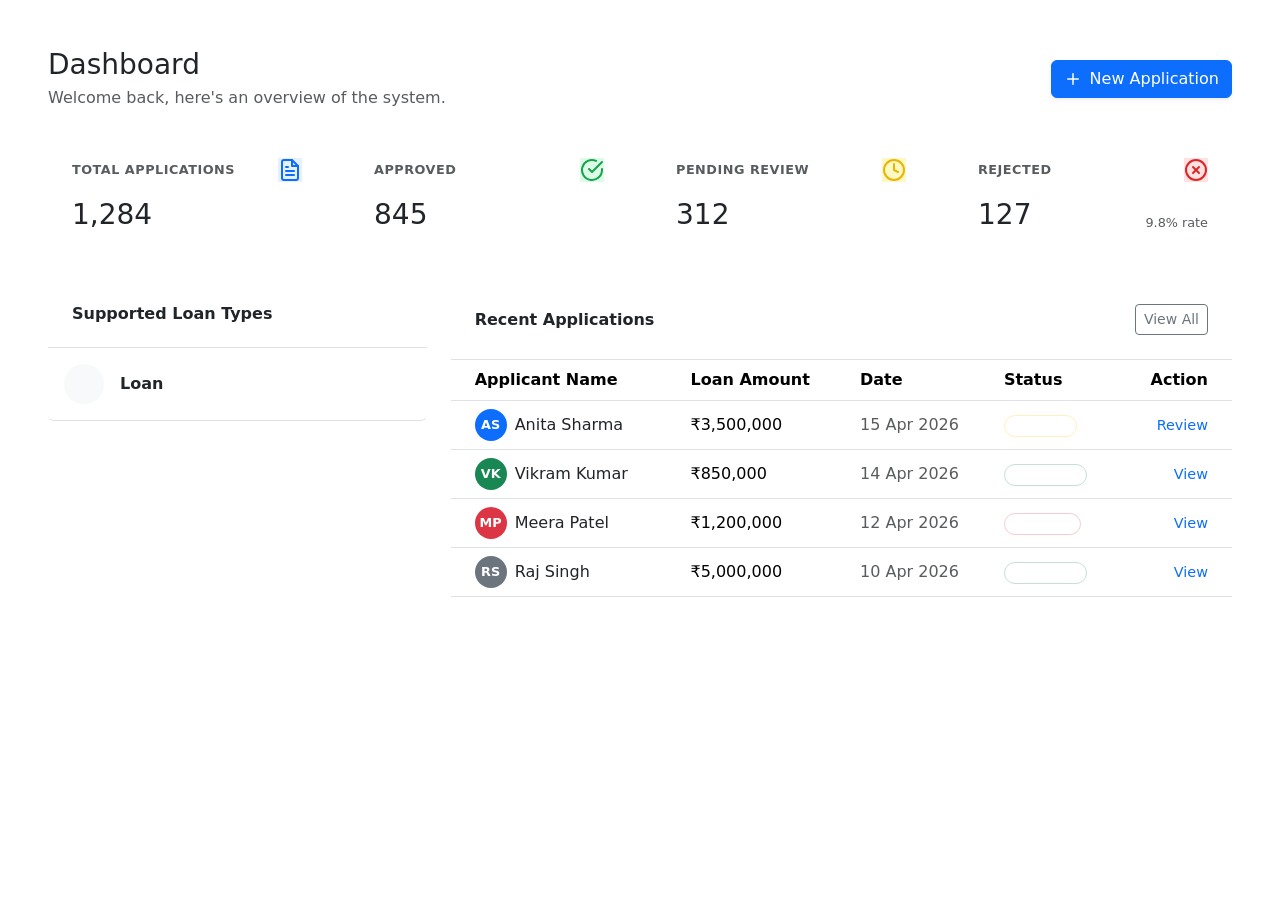
<file: target/classes/templates/index.html>
<!DOCTYPE html>
<html xmlns:th="http://www.thymeleaf.org">
<head>
    <meta charset="UTF-8" />
    <meta name="viewport" content="width=device-width, initial-scale=1.0" />
    <title>Dashboard | LoanCheck</title>
    <!-- Google Fonts: Inter -->
    <link rel="preconnect" href="https://fonts.googleapis.com">
    <link rel="preconnect" href="https://fonts.gstatic.com" crossorigin>
    <link href="https://fonts.googleapis.com/css2?family=Inter:wght@400;500;600;700&display=swap" rel="stylesheet">
    <link href="https://cdn.jsdelivr.net/npm/bootstrap@5.3.2/dist/css/bootstrap.min.css" rel="stylesheet" />
    <link rel="stylesheet" th:href="@{/css/styles.css}" />
</head>
<body>

<div th:replace="~{fragments/sidebar :: sidebar('dashboard')}"></div>
<div th:replace="~{fragments/sidebar :: mobile-sidebar('dashboard')}"></div>

<div class="main-content">
    <div th:replace="~{fragments/navbar :: navbar}"></div>

    <main class="p-4 p-lg-5 flex-grow-1">
        <div class="d-flex justify-content-between align-items-center mb-4">
            <div>
                <h1 class="h3 mb-1">Dashboard</h1>
                <p class="text-muted mb-0">Welcome back, here's an overview of the system.</p>
            </div>
            <a th:href="@{/apply}" class="btn btn-primary shadow-sm d-flex align-items-center">
                <svg width="18" height="18" viewBox="0 0 24 24" fill="none" stroke="currentColor" stroke-width="2" stroke-linecap="round" stroke-linejoin="round" class="me-2"><line x1="12" y1="5" x2="12" y2="19"></line><line x1="5" y1="12" x2="19" y2="12"></line></svg>
                New Application
            </a>
        </div>

        <!-- Summary Cards -->
        <div class="row g-4 mb-4">
            <div class="col-sm-6 col-xl-3">
                <div class="summary-card p-4">
                    <div class="d-flex justify-content-between align-items-center mb-3">
                        <h6 class="text-muted mb-0 fw-semibold text-uppercase" style="font-size: 0.8rem; letter-spacing: 0.5px;">Total Applications</h6>
                        <div class="card-icon bg-primary bg-opacity-10 text-primary">
                            <svg width="24" height="24" viewBox="0 0 24 24" fill="none" stroke="currentColor" stroke-width="2" stroke-linecap="round" stroke-linejoin="round"><path d="M14 2H6a2 2 0 0 0-2 2v16a2 2 0 0 0 2 2h12a2 2 0 0 0 2-2V8z"></path><polyline points="14 2 14 8 20 8"></polyline><line x1="16" y1="13" x2="8" y2="13"></line><line x1="16" y1="17" x2="8" y2="17"></line><polyline points="10 9 9 9 8 9"></polyline></svg>
                        </div>
                    </div>
                    <div class="d-flex align-items-end justify-content-between">
                        <h2 class="mb-0 fs-3">1,284</h2>
                        <span class="badge badge-soft-success rounded-pill">+12.5%</span>
                    </div>
                </div>
            </div>
            <div class="col-sm-6 col-xl-3">
                <div class="summary-card p-4">
                    <div class="d-flex justify-content-between align-items-center mb-3">
                        <h6 class="text-muted mb-0 fw-semibold text-uppercase" style="font-size: 0.8rem; letter-spacing: 0.5px;">Approved</h6>
                        <div class="card-icon" style="background-color: #dcfce7; color: #16a34a;">
                            <svg width="24" height="24" viewBox="0 0 24 24" fill="none" stroke="currentColor" stroke-width="2" stroke-linecap="round" stroke-linejoin="round"><path d="M22 11.08V12a10 10 0 1 1-5.93-9.14"></path><polyline points="22 4 12 14.01 9 11.01"></polyline></svg>
                        </div>
                    </div>
                    <div class="d-flex align-items-end justify-content-between">
                        <h2 class="mb-0 fs-3">845</h2>
                        <span class="badge badge-soft-success rounded-pill">+4.2%</span>
                    </div>
                </div>
            </div>
            <div class="col-sm-6 col-xl-3">
                <div class="summary-card p-4">
                    <div class="d-flex justify-content-between align-items-center mb-3">
                        <h6 class="text-muted mb-0 fw-semibold text-uppercase" style="font-size: 0.8rem; letter-spacing: 0.5px;">Pending Review</h6>
                        <div class="card-icon" style="background-color: #fef9c3; color: #eab308;">
                            <svg width="24" height="24" viewBox="0 0 24 24" fill="none" stroke="currentColor" stroke-width="2" stroke-linecap="round" stroke-linejoin="round"><circle cx="12" cy="12" r="10"></circle><polyline points="12 6 12 12 16 14"></polyline></svg>
                        </div>
                    </div>
                    <div class="d-flex align-items-end justify-content-between">
                        <h2 class="mb-0 fs-3">312</h2>
                        <span class="badge badge-soft-warning rounded-pill">-2.1%</span>
                    </div>
                </div>
            </div>
            <div class="col-sm-6 col-xl-3">
                <div class="summary-card p-4">
                    <div class="d-flex justify-content-between align-items-center mb-3">
                        <h6 class="text-muted mb-0 fw-semibold text-uppercase" style="font-size: 0.8rem; letter-spacing: 0.5px;">Rejected</h6>
                        <div class="card-icon" style="background-color: #fee2e2; color: #dc2626;">
                            <svg width="24" height="24" viewBox="0 0 24 24" fill="none" stroke="currentColor" stroke-width="2" stroke-linecap="round" stroke-linejoin="round"><circle cx="12" cy="12" r="10"></circle><line x1="15" y1="9" x2="9" y2="15"></line><line x1="9" y1="9" x2="15" y2="15"></line></svg>
                        </div>
                    </div>
                    <div class="d-flex align-items-end justify-content-between">
                        <h2 class="mb-0 fs-3">127</h2>
                        <span class="text-muted" style="font-size: 0.8rem;">9.8% rate</span>
                    </div>
                </div>
            </div>
        </div>

        <div class="row g-4 mb-4">
            <!-- Loan Types (Retaining existing logic) -->
            <div class="col-12 col-lg-4">
                <div class="app-card no-hover-effect h-100 d-flex flex-column">
                    <div class="p-4 border-bottom d-flex justify-content-between align-items-center">
                        <h5 class="mb-0 fs-6 text-dark fw-bold">Supported Loan Types</h5>
                    </div>
                    <div class="p-0 flex-grow-1">
                        <div class="list-group list-group-flush rounded-bottom">
                            <div th:each="loan : ${loanTypes}" class="list-group-item p-3 border-bottom d-flex justify-content-between align-items-center">
                                <div class="d-flex align-items-center">
                                    <div class="rounded-circle bg-light d-flex align-items-center justify-content-center me-3 text-primary" style="width: 40px; height: 40px; font-size: 1.25rem;">
                                        <span th:text="${loan.loanType.name() == 'HOME' ? '🏠' : loan.loanType.name() == 'CAR' ? '🚗' : loan.loanType.name() == 'EDUCATION' ? '🎓' : '💳'}"></span>
                                    </div>
                                    <div>
                                        <h6 class="mb-0 fw-semibold text-dark" th:text="${loan.label}">Loan</h6>
                                        <small class="text-muted" th:text="'Rate: ' + ${loan.interestRate} + '%'"></small>
                                    </div>
                                </div>
                                <span class="badge bg-light text-dark shadow-sm border border-secondary border-opacity-25" th:text="'Up to ' + ${loan.maxMultiplier} + 'x'"></span>
                            </div>
                        </div>
                    </div>
                </div>
            </div>

            <!-- Recent Applications Table placeholder -->
            <div class="col-12 col-lg-8">
                <div class="app-card no-hover-effect h-100 d-flex flex-column">
                    <div class="p-4 border-bottom d-flex justify-content-between align-items-center">
                        <h5 class="mb-0 fs-6 text-dark fw-bold">Recent Applications</h5>
                        <button class="btn btn-sm btn-outline-secondary">View All</button>
                    </div>
                    <div class="table-responsive flex-grow-1">
                        <table class="table mb-0 align-middle">
                            <thead class="bg-light bg-opacity-50">
                                <tr>
                                    <th class="ps-4">Applicant Name</th>
                                    <th>Loan Amount</th>
                                    <th>Date</th>
                                    <th>Status</th>
                                    <th class="text-end pe-4">Action</th>
                                </tr>
                            </thead>
                            <tbody>
                                <tr>
                                    <td class="ps-4">
                                        <div class="d-flex align-items-center">
                                            <div class="rounded-circle bg-primary text-white d-flex align-items-center justify-content-center me-2" style="width: 32px; height: 32px; font-size: 0.8rem; font-weight: bold;">AS</div>
                                            <span class="fw-medium text-dark">Anita Sharma</span>
                                        </div>
                                    </td>
                                    <td class="fw-medium">₹3,500,000</td>
                                    <td class="text-muted">15 Apr 2026</td>
                                    <td><span class="badge badge-soft-warning rounded-pill px-2 py-1 border border-warning border-opacity-25">Pending</span></td>
                                    <td class="text-end pe-4"><a href="#" class="text-primary text-decoration-none fw-medium" style="font-size: 0.9rem;">Review</a></td>
                                </tr>
                                <tr>
                                    <td class="ps-4">
                                        <div class="d-flex align-items-center">
                                            <div class="rounded-circle bg-success text-white d-flex align-items-center justify-content-center me-2" style="width: 32px; height: 32px; font-size: 0.8rem; font-weight: bold;">VK</div>
                                            <span class="fw-medium text-dark">Vikram Kumar</span>
                                        </div>
                                    </td>
                                    <td class="fw-medium">₹850,000</td>
                                    <td class="text-muted">14 Apr 2026</td>
                                    <td><span class="badge badge-soft-success rounded-pill px-2 py-1 border border-success border-opacity-25">Approved</span></td>
                                    <td class="text-end pe-4"><a href="#" class="text-primary text-decoration-none fw-medium" style="font-size: 0.9rem;">View</a></td>
                                </tr>
                                <tr>
                                    <td class="ps-4">
                                        <div class="d-flex align-items-center">
                                            <div class="rounded-circle bg-danger text-white d-flex align-items-center justify-content-center me-2" style="width: 32px; height: 32px; font-size: 0.8rem; font-weight: bold;">MP</div>
                                            <span class="fw-medium text-dark">Meera Patel</span>
                                        </div>
                                    </td>
                                    <td class="fw-medium">₹1,200,000</td>
                                    <td class="text-muted">12 Apr 2026</td>
                                    <td><span class="badge badge-soft-danger rounded-pill px-2 py-1 border border-danger border-opacity-25">Rejected</span></td>
                                    <td class="text-end pe-4"><a href="#" class="text-primary text-decoration-none fw-medium" style="font-size: 0.9rem;">View</a></td>
                                </tr>
                                <tr>
                                    <td class="ps-4">
                                        <div class="d-flex align-items-center">
                                            <div class="rounded-circle bg-secondary text-white d-flex align-items-center justify-content-center me-2" style="width: 32px; height: 32px; font-size: 0.8rem; font-weight: bold;">RS</div>
                                            <span class="fw-medium text-dark">Raj Singh</span>
                                        </div>
                                    </td>
                                    <td class="fw-medium">₹5,000,000</td>
                                    <td class="text-muted">10 Apr 2026</td>
                                    <td><span class="badge badge-soft-success rounded-pill px-2 py-1 border border-success border-opacity-25">Approved</span></td>
                                    <td class="text-end pe-4"><a href="#" class="text-primary text-decoration-none fw-medium" style="font-size: 0.9rem;">View</a></td>
                                </tr>
                            </tbody>
                        </table>
                    </div>
                </div>
            </div>
        </div>
    </main>
</div>

<script src="https://cdn.jsdelivr.net/npm/bootstrap@5.3.2/dist/js/bootstrap.bundle.min.js"></script>
</body>
</html>
</file>
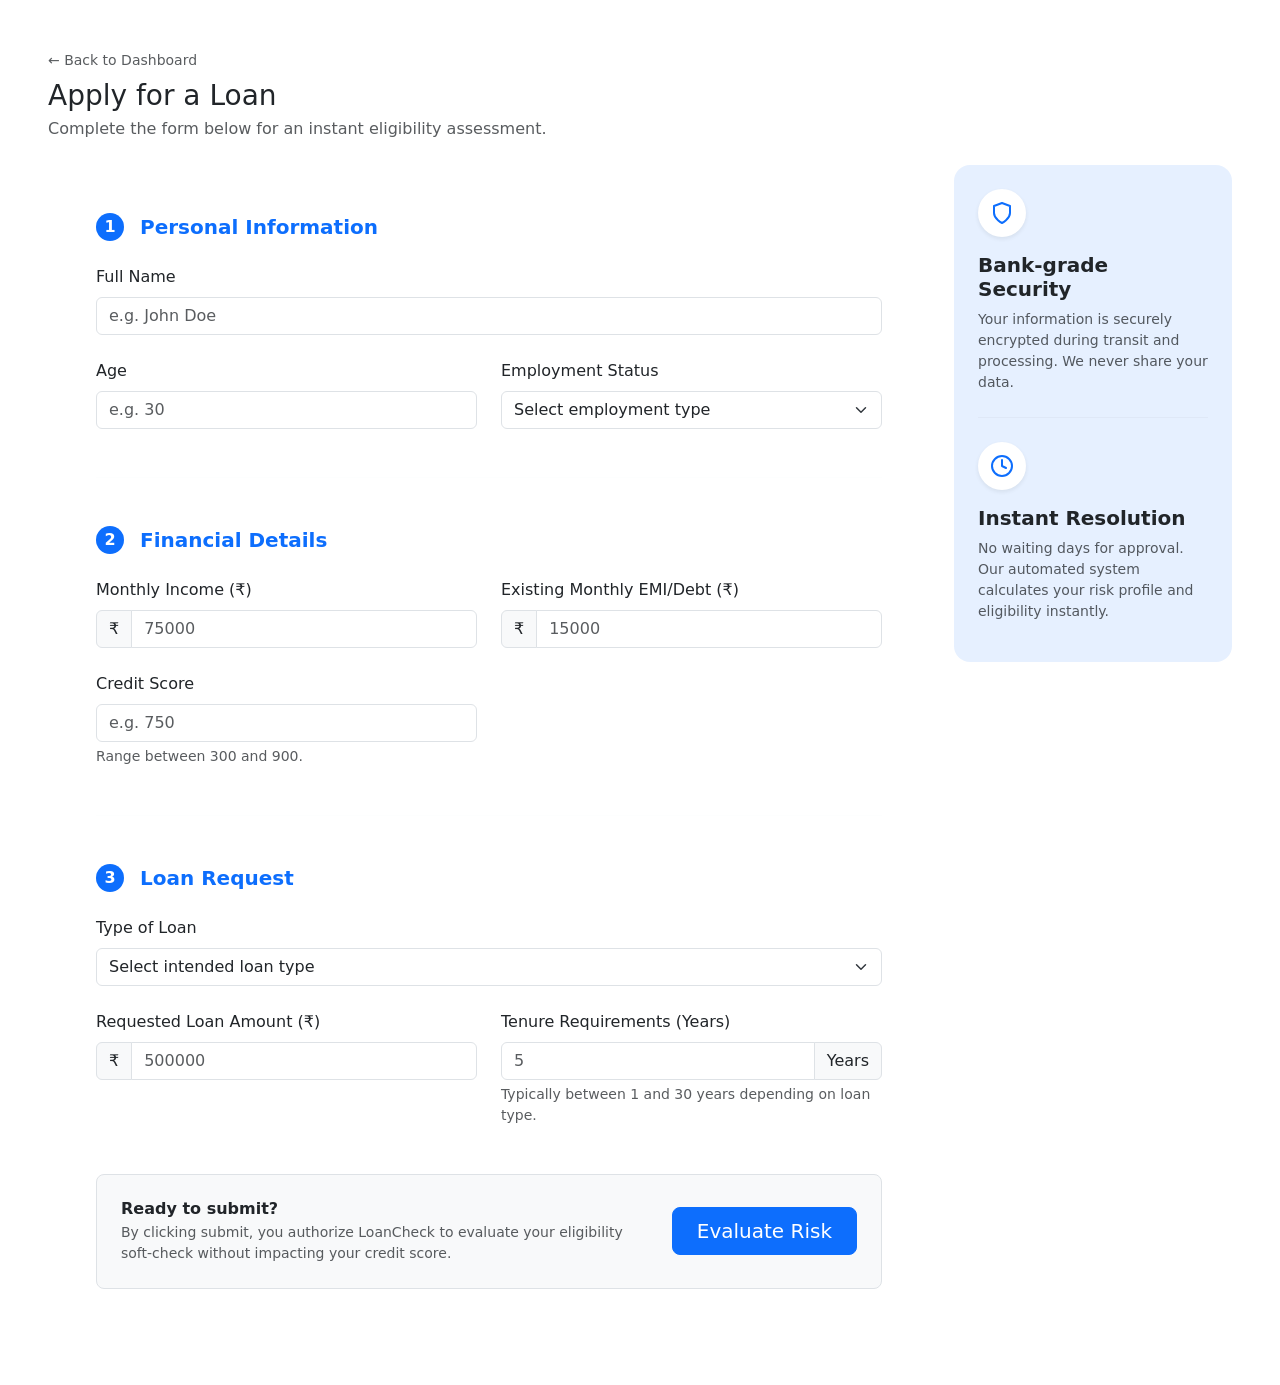
<file: target/classes/templates/form.html>
<!DOCTYPE html>
<html xmlns:th="http://www.thymeleaf.org">
<head>
    <meta charset="UTF-8" />
    <meta name="viewport" content="width=device-width, initial-scale=1.0" />
    <title>Apply for Loan | LoanCheck</title>
    <!-- Google Fonts: Inter -->
    <link rel="preconnect" href="https://fonts.googleapis.com">
    <link rel="preconnect" href="https://fonts.gstatic.com" crossorigin>
    <link href="https://fonts.googleapis.com/css2?family=Inter:wght@400;500;600;700&display=swap" rel="stylesheet">
    <link href="https://cdn.jsdelivr.net/npm/bootstrap@5.3.2/dist/css/bootstrap.min.css" rel="stylesheet" />
    <link rel="stylesheet" th:href="@{/css/styles.css}" />
</head>
<body>

<div th:replace="~{fragments/sidebar :: sidebar('apply')}"></div>
<div th:replace="~{fragments/sidebar :: mobile-sidebar('apply')}"></div>

<div class="main-content">
    <div th:replace="~{fragments/navbar :: navbar}"></div>

    <main class="p-4 p-lg-5 flex-grow-1">
        <div class="d-flex justify-content-between align-items-center mb-4">
            <div>
                <a th:href="@{/}" class="text-decoration-none text-muted fw-medium small mb-2 d-inline-block">← Back to Dashboard</a>
                <h1 class="h3 mb-1">Apply for a Loan</h1>
                <p class="text-muted mb-0">Complete the form below for an instant eligibility assessment.</p>
            </div>
        </div>

        <div class="row">
            <div class="col-xl-9 col-xxl-8">
                <div class="app-card no-hover-effect">
                    <form th:action="@{/apply}" th:object="${applicationForm}" method="post" class="p-4 p-md-5">
                        
                        <!-- Hidden fields to maintain binding structure -->
                        <input type="hidden" th:field="*{financial.monthlyExpenses}" />
                        <input type="hidden" th:field="*{loan.requestedAmount}" />
                        <input type="hidden" th:field="*{loan.tenureMonths}" />
                        <input type="hidden" th:field="*{loan.annualInterestRate}" />

                        <!-- Section: Personal Details -->
                        <h5 class="fw-bold mb-4 d-flex align-items-center text-primary">
                            <span class="rounded-circle bg-primary text-white d-flex align-items-center justify-content-center me-3 fs-6" style="width: 28px; height: 28px;">1</span>
                            Personal Information
                        </h5>
                        <div class="row g-4 mb-5">
                            <div class="col-md-12">
                                <label class="form-label">Full Name</label>
                                <input type="text" class="form-control" th:field="*{personal.fullName}" placeholder="e.g. John Doe" required />
                            </div>
                            <div class="col-md-6">
                                <label class="form-label">Age</label>
                                <input type="number" min="18" max="65" class="form-control" th:field="*{personal.age}" placeholder="e.g. 30" required />
                            </div>
                            <div class="col-md-6">
                                <label class="form-label">Employment Status</label>
                                <select class="form-select" th:field="*{personal.employmentStatus}" required>
                                    <option th:value="''" disabled selected>Select employment type</option>
                                    <option th:each="status : ${employmentStatusOptions}" th:value="${status.name()}" th:text="${status.name() == 'EMPLOYED' ? 'Salaried / Employed' : status.name() == 'SELF_EMPLOYED' ? 'Self-Employed / Business' : 'Unemployed'}"></option>
                                </select>
                            </div>
                        </div>

                        <hr class="mb-5 border-light" />

                        <!-- Section: Financial Details -->
                        <h5 class="fw-bold mb-4 d-flex align-items-center text-primary">
                            <span class="rounded-circle bg-primary text-white d-flex align-items-center justify-content-center me-3 fs-6" style="width: 28px; height: 28px;">2</span>
                            Financial Details
                        </h5>
                        <div class="row g-4 mb-5">
                            <div class="col-md-6">
                                <label class="form-label">Monthly Income (₹)</label>
                                <div class="input-group">
                                    <span class="input-group-text bg-light">₹</span>
                                    <input type="number" min="0" class="form-control" th:field="*{financial.monthlyIncome}" placeholder="75000" required />
                                </div>
                            </div>
                            <div class="col-md-6">
                                <label class="form-label">Existing Monthly EMI/Debt (₹)</label>
                                <div class="input-group">
                                    <span class="input-group-text bg-light">₹</span>
                                    <input type="number" min="0" class="form-control" th:field="*{financial.existingMonthlyDebt}" placeholder="15000" required />
                                </div>
                            </div>
                            <div class="col-md-6">
                                <label class="form-label">Credit Score</label>
                                <input type="number" min="300" max="900" class="form-control" th:field="*{financial.creditScore}" placeholder="e.g. 750" required />
                                <div class="form-text">Range between 300 and 900.</div>
                            </div>
                        </div>

                        <hr class="mb-5 border-light" />

                        <!-- Section: Loan Details -->
                        <h5 class="fw-bold mb-4 d-flex align-items-center text-primary">
                            <span class="rounded-circle bg-primary text-white d-flex align-items-center justify-content-center me-3 fs-6" style="width: 28px; height: 28px;">3</span>
                            Loan Request
                        </h5>
                        <div class="row g-4 mb-5">
                            <div class="col-md-12">
                                <label class="form-label">Type of Loan</label>
                                <select class="form-select" th:field="*{loan.loanType}" required>
                                    <option th:value="''" disabled selected>Select intended loan type</option>
                                    <option th:each="type : ${loanTypeOptions}" th:value="${type.name()}" th:text="${type.name() == 'HOME' ? '🏠 Home Loan' : type.name() == 'CAR' ? '🚗 Auto/Car Loan' : type.name() == 'EDUCATION' ? '🎓 Education Loan' : '💳 Personal Loan'}"></option>
                                </select>
                            </div>
                            <div class="col-md-6">
                                <label class="form-label">Requested Loan Amount (₹)</label>
                                <div class="input-group">
                                    <span class="input-group-text bg-light">₹</span>
                                    <input type="number" min="10000" class="form-control" th:field="*{loan.loanAmountRequested}" placeholder="500000" required />
                                </div>
                            </div>
                            <div class="col-md-6">
                                <label class="form-label">Tenure Requirements (Years)</label>
                                <div class="input-group">
                                    <input type="number" min="1" max="30" class="form-control" th:field="*{loan.loanTenure}" placeholder="5" required />
                                    <span class="input-group-text bg-light">Years</span>
                                </div>
                                <div class="form-text">Typically between 1 and 30 years depending on loan type.</div>
                            </div>
                        </div>

                        <div class="d-flex align-items-center justify-content-between p-4 bg-light rounded-3 mt-2 border">
                            <div class="me-3">
                                <h6 class="fw-bold text-dark mb-1">Ready to submit?</h6>
                                <p class="text-muted small mb-0">By clicking submit, you authorize LoanCheck to evaluate your eligibility soft-check without impacting your credit score.</p>
                            </div>
                            <button type="submit" class="btn btn-primary btn-lg flex-shrink-0 px-4">Evaluate Risk</button>
                        </div>
                    </form>
                </div>
            </div>
            
            <div class="col-xl-3 col-xxl-4 d-none d-xl-block">
                <div class="bg-primary bg-opacity-10 rounded-4 p-4 sticky-top" style="top: 100px;">
                    <div class="mb-4">
                        <div class="rounded-circle bg-white shadow-sm d-flex align-items-center justify-content-center mb-3" style="width: 48px; height: 48px;">
                            <svg width="24" height="24" viewBox="0 0 24 24" fill="none" stroke="currentColor" stroke-width="2" stroke-linecap="round" stroke-linejoin="round" class="text-primary"><path d="M12 22s8-4 8-10V5l-8-3-8 3v7c0 6 8 10 8 10z"></path></svg>
                        </div>
                        <h5 class="fw-bold">Bank-grade Security</h5>
                        <p class="text-muted small">Your information is securely encrypted during transit and processing. We never share your data.</p>
                    </div>
                    <hr class="border-secondary border-opacity-25 my-4">
                    <div>
                        <div class="rounded-circle bg-white shadow-sm d-flex align-items-center justify-content-center mb-3" style="width: 48px; height: 48px;">
                            <svg width="24" height="24" viewBox="0 0 24 24" fill="none" stroke="currentColor" stroke-width="2" stroke-linecap="round" stroke-linejoin="round" class="text-primary"><circle cx="12" cy="12" r="10"></circle><polyline points="12 6 12 12 16 14"></polyline></svg>
                        </div>
                        <h5 class="fw-bold">Instant Resolution</h5>
                        <p class="text-muted small">No waiting days for approval. Our automated system calculates your risk profile and eligibility instantly.</p>
                    </div>
                </div>
            </div>
        </div>
    </main>
</div>

<script src="https://cdn.jsdelivr.net/npm/bootstrap@5.3.2/dist/js/bootstrap.bundle.min.js"></script>
</body>
</html>
</file>
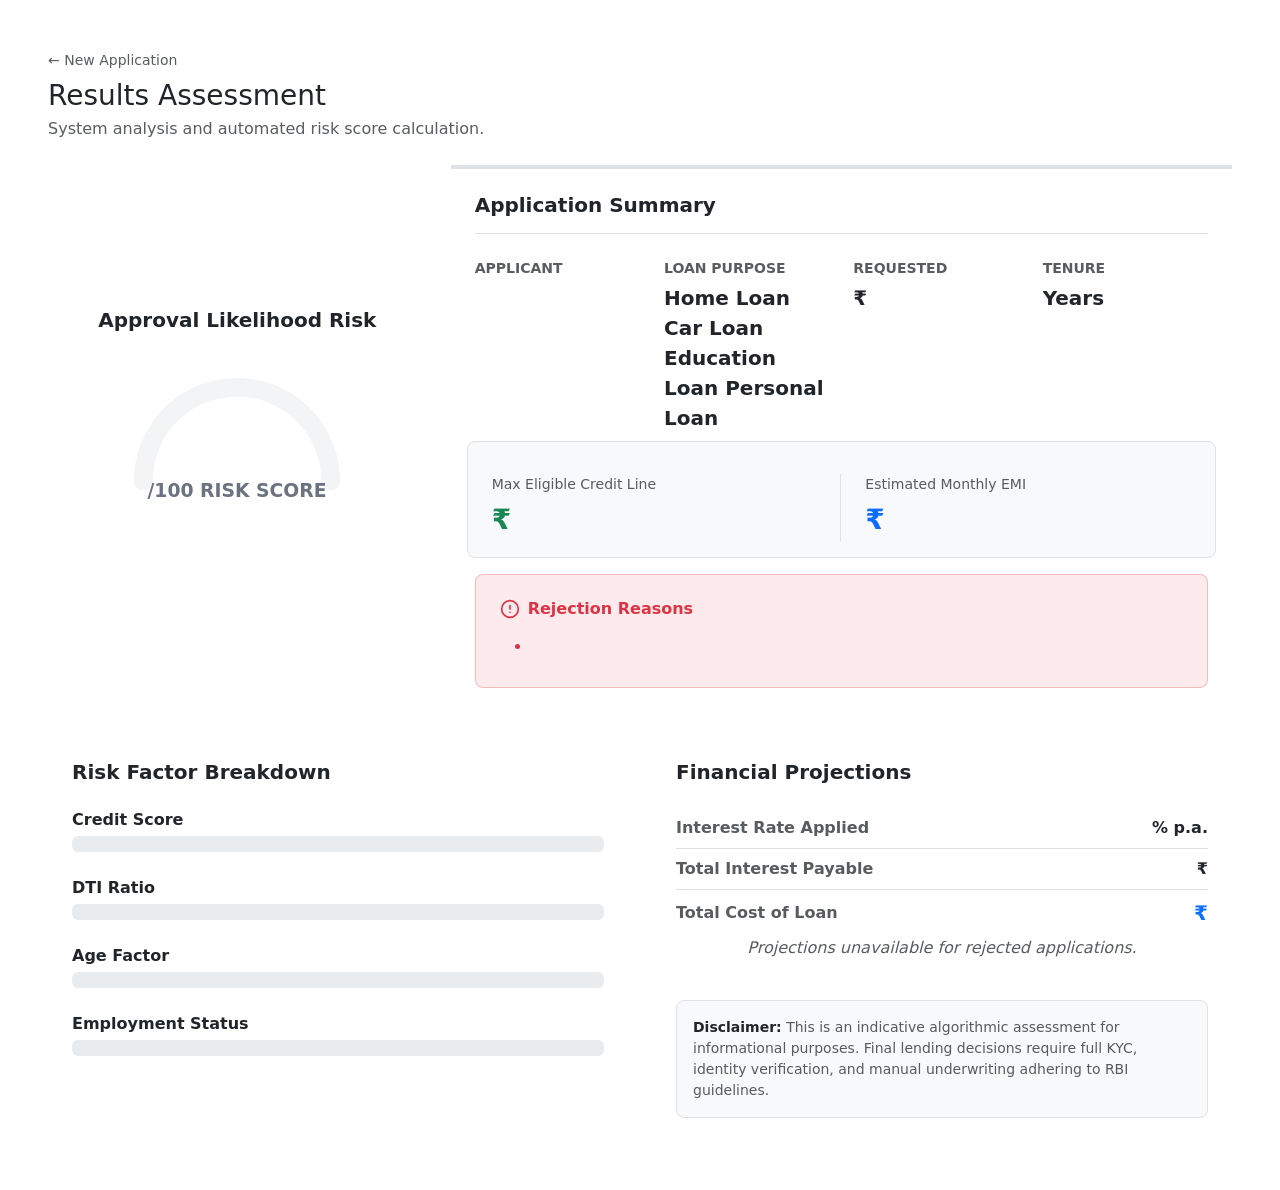
<file: target/classes/templates/results.html>
<!DOCTYPE html>
<html xmlns:th="http://www.thymeleaf.org">
<head>
    <meta charset="UTF-8" />
    <meta name="viewport" content="width=device-width, initial-scale=1.0" />
    <title>Application Assessment | LoanCheck</title>
    <!-- Google Fonts: Inter -->
    <link rel="preconnect" href="https://fonts.googleapis.com">
    <link rel="preconnect" href="https://fonts.gstatic.com" crossorigin>
    <link href="https://fonts.googleapis.com/css2?family=Inter:wght@400;500;600;700&display=swap" rel="stylesheet">
    <link href="https://cdn.jsdelivr.net/npm/bootstrap@5.3.2/dist/css/bootstrap.min.css" rel="stylesheet" />
    <link rel="stylesheet" th:href="@{/css/styles.css}" />
</head>
<body>

<div th:replace="~{fragments/sidebar :: sidebar('results')}"></div>
<div th:replace="~{fragments/sidebar :: mobile-sidebar('results')}"></div>

<div class="main-content">
    <div th:replace="~{fragments/navbar :: navbar}"></div>

    <main class="p-4 p-lg-5 flex-grow-1">
        <div class="d-flex justify-content-between align-items-center mb-4">
            <div>
                <a th:href="@{/apply}" class="text-decoration-none text-muted fw-medium small mb-2 d-inline-block">← New Application</a>
                <h1 class="h3 mb-1">Results Assessment</h1>
                <p class="text-muted mb-0">System analysis and automated risk score calculation.</p>
            </div>
            <div>
                <span class="result-badge" th:classappend="${result.status.name() == 'APPROVED'} ? 'result-approved' : 'result-rejected'" th:text="${result.status.name() == 'APPROVED'} ? '✅ APPROVED' : '❌ REJECTED'"></span>
            </div>
        </div>

        <div class="row g-4 mb-4">
            <div class="col-lg-6 col-xl-4">
                <div class="risk-card p-4 h-100 d-flex flex-column text-center justify-content-center">
                    <h5 class="fw-bold mb-4">Approval Likelihood Risk</h5>
                    <div class="risk-gauge mx-auto mb-4" style="max-width: 250px;">
                        <svg viewBox="0 0 160 100" class="w-100" aria-label="Risk gauge">
                            <!-- Gauge track -->
                            <path d="M20 80 A60 60 0 0 1 140 80" stroke="#f3f4f6" stroke-width="12" fill="none" stroke-linecap="round" />
                            <!-- Active gauge -->
                            <path d="M20 80 A60 60 0 0 1 140 80" th:attr="stroke=${result.status.name() == 'APPROVED' ? '#16A34A' : '#DC2626'}, stroke-dasharray=${188.5}, stroke-dashoffset=${188.5 - (188.5 * (100 - result.riskBreakdown.totalRiskScore)/100)}" stroke-width="12" fill="none" stroke-linecap="round" />
                            <!-- Needle (simplification, using fixed position based on score if we could, but Thymeleaf math is tricky for trig. We will just use the score as text nicely centered) -->
                            <text x="80" y="70" text-anchor="middle" font-size="28" font-weight="800" th:fill="${result.status.name() == 'APPROVED' ? '#16A34A' : '#DC2626'}" th:text="${result.riskBreakdown.totalRiskScore}"></text>
                            <text x="80" y="90" text-anchor="middle" font-size="12" font-weight="600" fill="#6b7280">/100 RISK SCORE</text>
                        </svg>
                    </div>
                    <p class="fw-semibold px-3 py-2 rounded-3 mx-auto" th:classappend="${result.status.name() == 'APPROVED'} ? 'bg-success bg-opacity-10 text-success' : 'bg-danger bg-opacity-10 text-danger'" th:text="${result.status.name() == 'APPROVED'} ? 'Low to Medium Risk Profile' : 'High Risk Profile'"></p>
                </div>
            </div>

            <div class="col-lg-6 col-xl-8">
                <div class="app-card p-4 h-100 border-top border-4" th:classappend="${result.status.name() == 'APPROVED'} ? 'border-success' : 'border-danger'">
                    <h5 class="fw-bold mb-4 border-bottom pb-3">Application Summary</h5>
                    <div class="row g-4 mb-4">
                        <div class="col-sm-6 col-md-3">
                            <span class="d-block text-muted small fw-semibold text-uppercase mb-1">Applicant</span>
                            <span class="fw-bold text-dark fs-5" th:text="${result.formData.personal.fullName}"></span>
                        </div>
                        <div class="col-sm-6 col-md-3">
                            <span class="d-block text-muted small fw-semibold text-uppercase mb-1">Loan Purpose</span>
                            <span class="fw-bold text-dark fs-5" th:switch="${result.formData.loan.loanType}">
                                <span th:case="'HOME'">Home Loan</span>
                                <span th:case="'CAR'">Car Loan</span>
                                <span th:case="'EDUCATION'">Education Loan</span>
                                <span th:case="'PERSONAL'">Personal Loan</span>
                            </span>
                        </div>
                        <div class="col-sm-6 col-md-3">
                            <span class="d-block text-muted small fw-semibold text-uppercase mb-1">Requested</span>
                            <span class="fw-bold text-dark fs-5">₹<span th:text="${#numbers.formatDecimal(result.formData.loan.loanAmountRequested, 0, 'COMMA', 0, 'COMMA')}"></span></span>
                        </div>
                        <div class="col-sm-6 col-md-3">
                            <span class="d-block text-muted small fw-semibold text-uppercase mb-1">Tenure</span>
                            <span class="fw-bold text-dark fs-5"><span th:text="${result.formData.loan.loanTenure}"></span> Years</span>
                        </div>
                    </div>

                    <div th:if="${result.status.name() == 'APPROVED'}" class="row g-3 rounded-3 bg-light p-3 border">
                        <div class="col-md-6 border-end">
                            <span class="d-block text-muted small mb-1">Max Eligible Credit Line</span>
                            <span class="fw-bold text-success fs-3">₹<span th:text="${#numbers.formatDecimal(result.loanSummary.maxEligibleAmount, 0, 'COMMA', 0, 'COMMA')}"></span></span>
                        </div>
                        <div class="col-md-6 ps-md-4">
                            <span class="d-block text-muted small mb-1">Estimated Monthly EMI</span>
                            <span class="fw-bold text-primary fs-3">₹<span th:text="${#numbers.formatDecimal(result.loanSummary.emi, 0, 'COMMA', 0, 'COMMA')}"></span></span>
                        </div>
                    </div>

                    <div th:if="${result.status.name() == 'REJECTED'}" class="rounded-3 bg-danger bg-opacity-10 p-4 border border-danger border-opacity-25 mt-3">
                        <h6 class="fw-bold text-danger mb-3 d-flex align-items-center">
                            <svg width="20" height="20" viewBox="0 0 24 24" fill="none" stroke="currentColor" stroke-width="2" stroke-linecap="round" stroke-linejoin="round" class="me-2"><circle cx="12" cy="12" r="10"></circle><line x1="12" y1="8" x2="12" y2="12"></line><line x1="12" y1="16" x2="12.01" y2="16"></line></svg>
                            Rejection Reasons
                        </h6>
                        <ul class="mb-0 text-danger fw-medium">
                            <li class="mb-1" th:each="reason : ${result.rejectionReasons}" th:text="${reason}"></li>
                        </ul>
                    </div>
                </div>
            </div>
        </div>

        <div class="row g-4">
            <div class="col-lg-6">
                <div class="app-card p-4 h-100">
                    <h5 class="fw-bold mb-4">Risk Factor Breakdown</h5>
                    
                    <div class="mb-4">
                        <div class="d-flex justify-content-between align-items-end mb-1">
                            <span class="fw-semibold text-dark" th:text="${result.riskBreakdown.creditScoreFactor.label}">Credit Score</span>
                            <span class="text-muted small fw-bold" th:text="${result.riskBreakdown.creditScoreFactor.contribution} + '/' + ${result.riskBreakdown.creditScoreFactor.weight} + ' pts'"></span>
                        </div>
                        <div class="progress">
                            <div class="progress-bar bg-primary" role="progressbar" th:style="'width: ' + (${result.riskBreakdown.creditScoreFactor.contribution * 100 / result.riskBreakdown.creditScoreFactor.weight}) + '%'"></div>
                        </div>
                        <span class="d-block text-muted small mt-1" th:text="${result.riskBreakdown.creditScoreFactor.description}"></span>
                    </div>

                    <div class="mb-4">
                        <div class="d-flex justify-content-between align-items-end mb-1">
                            <span class="fw-semibold text-dark" th:text="${result.riskBreakdown.debtToIncomeFactor.label}">DTI Ratio</span>
                            <span class="text-muted small fw-bold" th:text="${result.riskBreakdown.debtToIncomeFactor.contribution} + '/' + ${result.riskBreakdown.debtToIncomeFactor.weight} + ' pts'"></span>
                        </div>
                        <div class="progress">
                            <div class="progress-bar bg-warning" role="progressbar" th:style="'width: ' + (${result.riskBreakdown.debtToIncomeFactor.contribution * 100 / result.riskBreakdown.debtToIncomeFactor.weight}) + '%'"></div>
                        </div>
                        <span class="d-block text-muted small mt-1" th:text="${result.riskBreakdown.debtToIncomeFactor.description}"></span>
                    </div>

                    <div class="mb-4">
                        <div class="d-flex justify-content-between align-items-end mb-1">
                            <span class="fw-semibold text-dark" th:text="${result.riskBreakdown.ageFactor.label}">Age Factor</span>
                            <span class="text-muted small fw-bold" th:text="${result.riskBreakdown.ageFactor.contribution} + '/' + ${result.riskBreakdown.ageFactor.weight} + ' pts'"></span>
                        </div>
                        <div class="progress">
                            <div class="progress-bar bg-info" role="progressbar" th:style="'width: ' + (${result.riskBreakdown.ageFactor.contribution * 100 / result.riskBreakdown.ageFactor.weight}) + '%'"></div>
                        </div>
                        <span class="d-block text-muted small mt-1" th:text="${result.riskBreakdown.ageFactor.description}"></span>
                    </div>

                    <div>
                        <div class="d-flex justify-content-between align-items-end mb-1">
                            <span class="fw-semibold text-dark" th:text="${result.riskBreakdown.employmentFactor.label}">Employment Status</span>
                            <span class="text-muted small fw-bold" th:text="${result.riskBreakdown.employmentFactor.contribution} + '/' + ${result.riskBreakdown.employmentFactor.weight} + ' pts'"></span>
                        </div>
                        <div class="progress">
                            <div class="progress-bar bg-secondary" role="progressbar" th:style="'width: ' + (${result.riskBreakdown.employmentFactor.contribution * 100 / result.riskBreakdown.employmentFactor.weight}) + '%'"></div>
                        </div>
                        <span class="d-block text-muted small mt-1" th:text="${result.riskBreakdown.employmentFactor.description}"></span>
                    </div>
                </div>
            </div>

            <div class="col-lg-6">
                <div class="summary-card p-4 h-100 d-flex flex-column">
                    <h5 class="fw-bold mb-4">Financial Projections</h5>
                    <div th:if="${result.loanSummary != null}" class="flex-grow-1">
                        <table class="table table-borderless align-middle mb-0">
                            <tbody>
                                <tr class="border-bottom">
                                    <td class="text-muted fw-semibold ps-0">Interest Rate Applied</td>
                                    <td class="text-end fw-bold text-dark pe-0"><span th:text="${result.loanSummary.interestRate}"></span>% p.a.</td>
                                </tr>
                                <tr class="border-bottom">
                                    <td class="text-muted fw-semibold ps-0">Total Interest Payable</td>
                                    <td class="text-end fw-bold text-dark pe-0">₹<span th:text="${#numbers.formatDecimal(result.loanSummary.totalInterestPayable, 0, 'COMMA', 0, 'COMMA')}"></span></td>
                                </tr>
                                <tr>
                                    <td class="text-muted fw-semibold ps-0">Total Cost of Loan</td>
                                    <td class="text-end fw-bold text-primary fs-5 pe-0">₹<span th:text="${#numbers.formatDecimal(result.loanSummary.totalRepaymentAmount, 0, 'COMMA', 0, 'COMMA')}"></span></td>
                                </tr>
                            </tbody>
                        </table>
                    </div>
                    <div th:if="${result.loanSummary == null}" class="flex-grow-1 d-flex align-items-center justify-content-center">
                        <p class="text-muted fst-italic">Projections unavailable for rejected applications.</p>
                    </div>
                    <div class="mt-4 p-3 bg-light rounded-3 border">
                        <p class="text-muted small mb-0"><strong class="text-dark">Disclaimer:</strong> This is an indicative algorithmic assessment for informational purposes. Final lending decisions require full KYC, identity verification, and manual underwriting adhering to RBI guidelines.</p>
                    </div>
                </div>
            </div>
        </div>
    </main>
</div>

<script src="https://cdn.jsdelivr.net/npm/bootstrap@5.3.2/dist/js/bootstrap.bundle.min.js"></script>
</body>
</html>
</file>
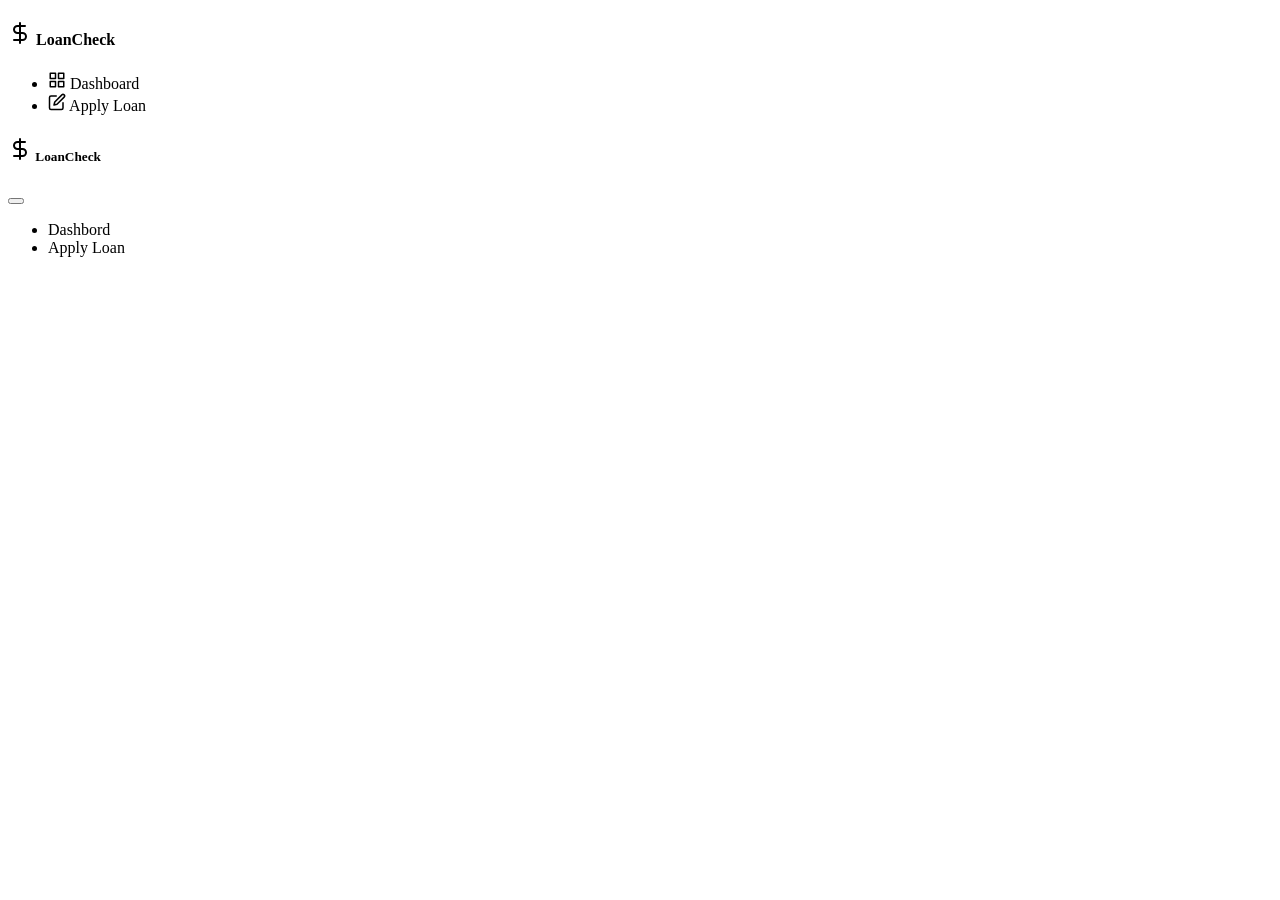
<file: target/classes/templates/fragments/sidebar.html>
<!DOCTYPE html>
<html xmlns:th="http://www.thymeleaf.org">
<body>

<aside th:fragment="sidebar(activePage)" class="sidebar bg-white border-end d-none d-lg-flex flex-column h-100 position-fixed">
    <div class="sidebar-header p-4 border-bottom">
        <a th:href="@{/}" class="text-decoration-none">
            <h4 class="mb-0 fw-bold text-primary brand-logo">
                <svg width="24" height="24" viewBox="0 0 24 24" fill="none" stroke="currentColor" stroke-width="2" stroke-linecap="round" stroke-linejoin="round" class="me-2"><path d="M12 2v20M17 5H9.5a3.5 3.5 0 0 0 0 7h5a3.5 3.5 0 0 1 0 7H6"/></svg>
                LoanCheck
            </h4>
        </a>
    </div>
    <div class="sidebar-menu flex-grow-1 p-3">
        <ul class="nav flex-column gap-1">
            <li class="nav-item">
                <a th:href="@{/}" class="nav-link py-2 px-3 rounded text-dark sidebar-link" th:classappend="${activePage == 'dashboard' ? 'active bg-primary text-white' : ''}">
                    <svg width="18" height="18" viewBox="0 0 24 24" fill="none" stroke="currentColor" stroke-width="2" stroke-linecap="round" stroke-linejoin="round" class="me-2"><rect x="3" y="3" width="7" height="7"></rect><rect x="14" y="3" width="7" height="7"></rect><rect x="14" y="14" width="7" height="7"></rect><rect x="3" y="14" width="7" height="7"></rect></svg>
                    Dashboard
                </a>
            </li>
            <li class="nav-item">
                <a th:href="@{/apply}" class="nav-link py-2 px-3 rounded text-dark sidebar-link" th:classappend="${activePage == 'apply' ? 'active bg-primary text-white' : ''}">
                    <svg width="18" height="18" viewBox="0 0 24 24" fill="none" stroke="currentColor" stroke-width="2" stroke-linecap="round" stroke-linejoin="round" class="me-2"><path d="M11 4H4a2 2 0 0 0-2 2v14a2 2 0 0 0 2 2h14a2 2 0 0 0 2-2v-7"></path><path d="M18.5 2.5a2.121 2.121 0 0 1 3 3L12 15l-4 1 1-4 9.5-9.5z"></path></svg>
                    Apply Loan
                </a>
            </li>

        </ul>
    </div>

</aside>

<!-- Offcanvas Sidebar for Mobile -->
<div th:fragment="mobile-sidebar(activePage)" class="offcanvas offcanvas-start" tabindex="-1" id="sidebarOffcanvas" aria-labelledby="sidebarOffcanvasLabel">
    <div class="offcanvas-header border-bottom">
        <h5 class="offcanvas-title fw-bold text-primary mb-0" id="sidebarOffcanvasLabel">
            <svg width="24" height="24" viewBox="0 0 24 24" fill="none" stroke="currentColor" stroke-width="2" stroke-linecap="round" stroke-linejoin="round" class="me-2"><path d="M12 2v20M17 5H9.5a3.5 3.5 0 0 0 0 7h5a3.5 3.5 0 0 1 0 7H6"/></svg>
            LoanCheck
        </h5>
        <button type="button" class="btn-close" data-bs-dismiss="offcanvas" aria-label="Close"></button>
    </div>
    <div class="offcanvas-body p-0">
        <div class="sidebar-menu p-3">
            <ul class="nav flex-column gap-1">
                <li class="nav-item">
                    <a th:href="@{/}" class="nav-link py-2 px-3 rounded text-dark sidebar-link" th:classappend="${activePage == 'dashboard' ? 'active bg-primary text-white' : ''}">
                        Dashbord
                    </a>
                </li>
                <li class="nav-item">
                    <a th:href="@{/apply}" class="nav-link py-2 px-3 rounded text-dark sidebar-link" th:classappend="${activePage == 'apply' ? 'active bg-primary text-white' : ''}">
                        Apply Loan
                    </a>
                </li>

            </ul>
        </div>
    </div>
</div>

</body>
</html>
</file>
